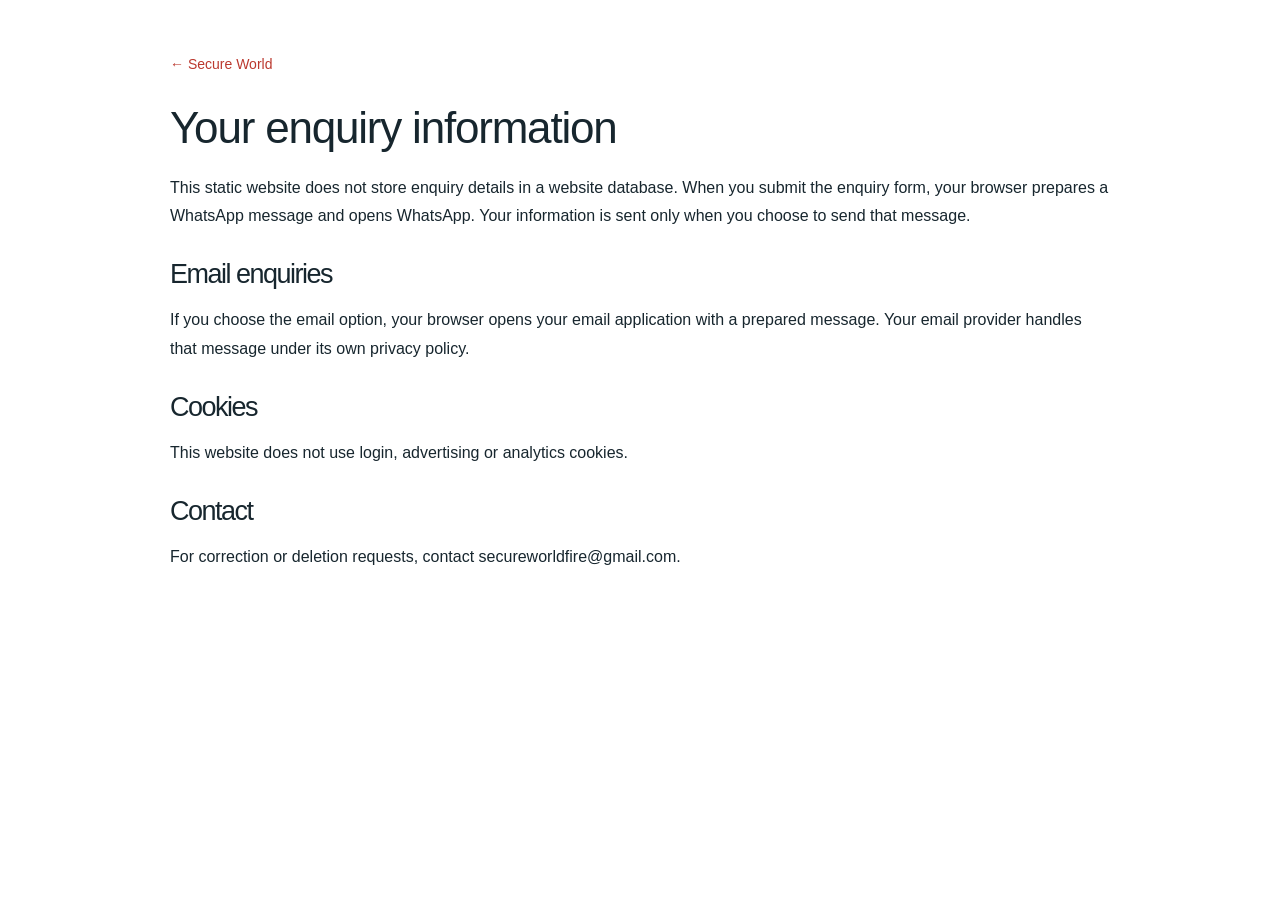
<file: privacy.html>
<!doctype html>
<html lang="en">

<head>
    <meta charset="utf-8">
    <meta name="viewport" content="width=device-width,initial-scale=1">
    <title>Privacy | Secure World</title>
    <meta name="description" content="Privacy information for Secure World website enquiries.">
    <link rel="icon" href="favicon.svg">
    <link rel="stylesheet" href="style.css">
</head>

<body>
    <main class="subpage"><a class="back" href="index.html">← Secure World</a>
        <h1>Your enquiry information</h1>
        <p>This static website does not store enquiry details in a website database. When you submit the enquiry form,
            your browser prepares a WhatsApp message and opens WhatsApp. Your information is sent only when you choose
            to send that message.</p>
        <h2>Email enquiries</h2>
        <p>If you choose the email option, your browser opens your email application with a prepared message. Your email
            provider handles that message under its own privacy policy.</p>
        <h2>Cookies</h2>
        <p>This website does not use login, advertising or analytics cookies.</p>
        <h2>Contact</h2>
        <p>For correction or deletion requests, contact <a
                href="mailto:secureworldfire@gmail.com">secureworldfire@gmail.com</a>.</p>
    </main>
</body>

</html>
</file>
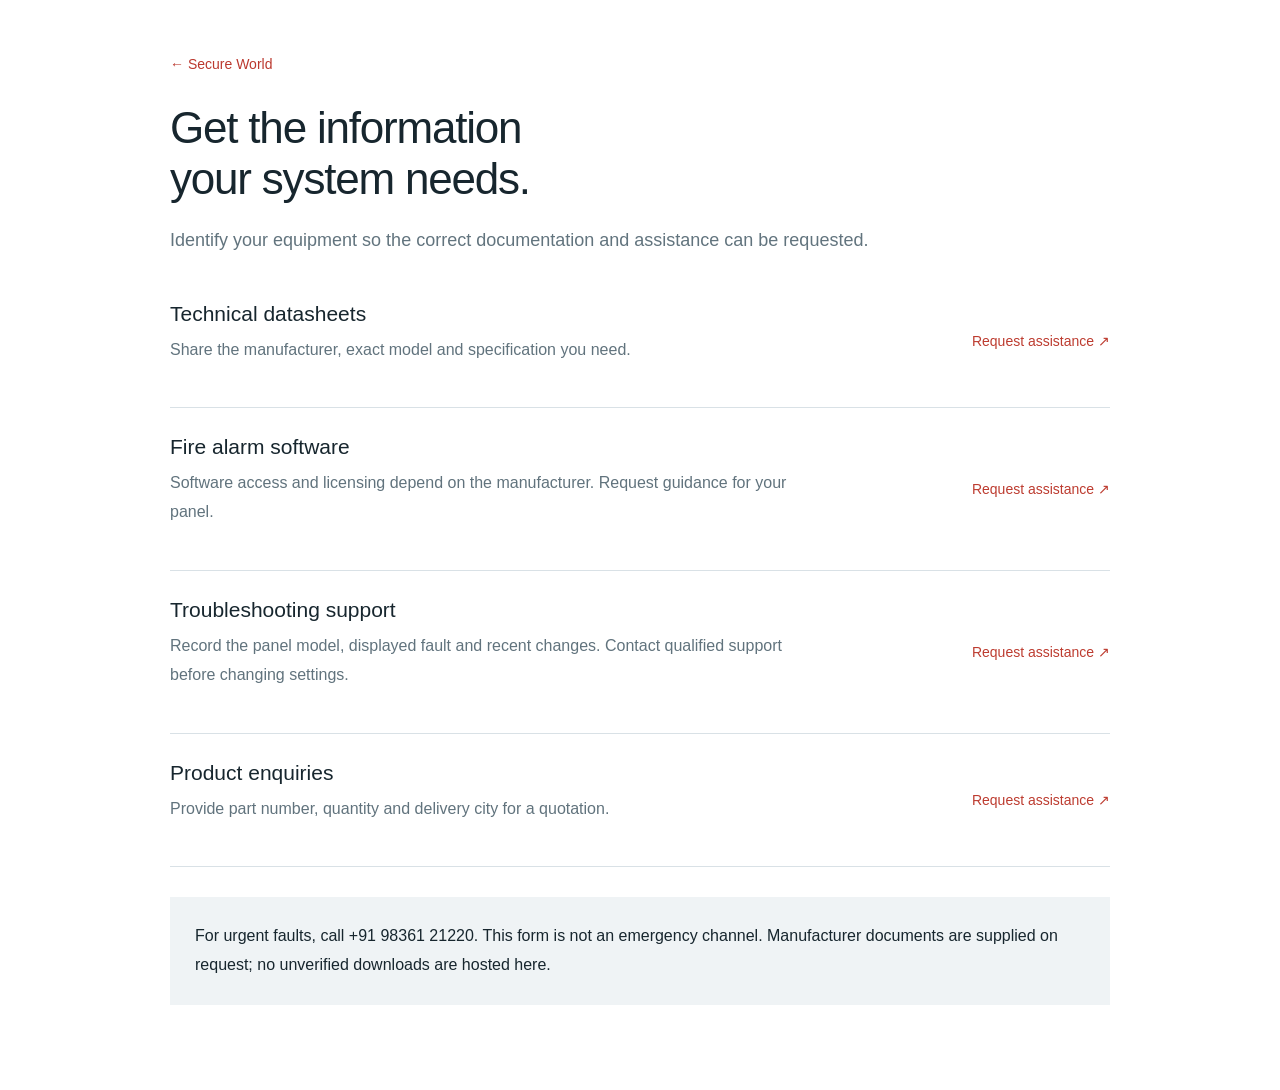
<file: resources.html>
<!doctype html>
<html lang="en">

<head>
    <meta charset="utf-8">
    <meta name="viewport" content="width=device-width,initial-scale=1">
    <title>Technical resources | Secure World</title>
    <meta name="description" content="Fire protection, security, automation and maintenance services across India.">
    <link rel="icon" href="favicon.svg">
    <link rel="stylesheet" href="style.css">
</head>

<body>
    <main class="subpage"><a class="back" href="index.html">← Secure World</a>
        <h1>Get the information<br>your system needs.</h1>
        <p class="intro">Identify your equipment so the correct documentation and assistance can be requested.</p>
        <article class="resource-row">
            <div>
                <h3>Technical datasheets</h3>
                <p>Share the manufacturer, exact model and specification you need.</p>
            </div><a href="index.html?service=technical#quote">Request assistance ↗</a>
        </article>
        <article class="resource-row">
            <div>
                <h3>Fire alarm software</h3>
                <p>Software access and licensing depend on the manufacturer. Request guidance for your panel.</p>
            </div><a href="index.html?service=technical#quote">Request assistance ↗</a>
        </article>
        <article class="resource-row">
            <div>
                <h3>Troubleshooting support</h3>
                <p>Record the panel model, displayed fault and recent changes. Contact qualified support before changing
                    settings.</p>
            </div><a href="index.html?service=technical#quote">Request assistance ↗</a>
        </article>
        <article class="resource-row">
            <div>
                <h3>Product enquiries</h3>
                <p>Provide part number, quantity and delivery city for a quotation.</p>
            </div><a href="index.html?service=technical#quote">Request assistance ↗</a>
        </article>
        <div class="notice">For urgent faults, call +91 98361 21220. This form is not an emergency channel. Manufacturer
            documents are supplied on request; no unverified downloads are hosted here.</div>
    </main>
</body>

</html>
</file>
<file: style.css>
* {
    box-sizing: border-box
}

body {
    margin: 0
}

a {
    color: inherit;
    text-decoration: none
}

button,
input,
select,
textarea {
    font: inherit
}

button {
    cursor: pointer
}

h1,
h2,
h3,
p {
    margin-top: 0
}

.btn {
    display: inline-flex;
    align-items: center;
    justify-content: center;
    gap: 12px;
    background: #d63d30;
    color: white;
    border: 1px solid transparent;
    border-radius: 3px;
    padding: 13px 21px;
    font-size: 14px;
    text-decoration: none
}

.btn:hover {
    background: #b52e24
}

.btn:disabled {
    opacity: .6;
    cursor: wait
}

.btn.outline {
    background: white;
    color: #17262e;
    border-color: #ccd5da
}

.quote-form input,
.quote-form select,
.quote-form textarea {
    padding: 11px 12px;
    border: 1px solid #d7e0e5
}

.quote-form select {
    margin-top: 7px;
    width: 100%;
    height: 45px;
    background: #f8fafb
}

.hidden,
[hidden] {
    display: none !important
}

.brand-icon {
    font-size: 23px
}

.service-top {
    font-size: 28px
}

.admin-top {
    display: flex;
    justify-content: space-between;
    align-items: center;
    gap: 20px
}

.admin-controls {
    display: flex;
    flex-wrap: wrap;
    align-items: center;
    gap: 15px;
    margin: 25px 0
}

.admin-controls select,
.request-card select {
    padding: 9px;
    border: 1px solid #ccd5da;
    border-radius: 4px
}

.login-box {
    max-width: 470px;
    margin: 70px auto;
    padding: 30px;
    border: 1px solid #dbe3e7;
    border-radius: 5px
}

.login-box input {
    width: 100%;
    padding: 12px;
    border: 1px solid #ccd5da;
    border-radius: 3px;
    margin: 8px 0 20px
}

.login-box .btn {
    width: 100%
}

.pager {
    display: flex;
    justify-content: space-between;
    align-items: center;
    gap: 20px;
    margin: 30px 0
}

.request-card .actions {
    display: flex;
    align-items: center;
    gap: 15px
}

.message {
    line-height: 1.6;
    overflow-wrap: anywhere
}

.modal {
    max-width: 540px;
    border: 1px solid #d7e0e5;
    border-radius: 8px;
    padding: 30px
}

.modal::backdrop {
    background: #001923aa
}

.modal p {
    line-height: 1.8
}

.modal .close {
    float: right;
    border: 0;
    background: transparent;
    font-size: 24px
}

.text-button {
    display: block;
    margin: 15px auto 0;
    border: 0;
    background: transparent;
    color: #f18181;
    text-decoration: underline;
    text-underline-offset: 4px
}

.text-button:hover {
    color: #ff8d7f
}

.resource-teaser .btn {
    margin-left: auto
}

header .nav-quote {
    white-space: nowrap
}

.skip {
    position: absolute;
    left: -9999px
}

.skip:focus {
    left: 10px;
    top: 10px;
    background: white;
    padding: 12px;
    z-index: 100
}

html {
    scroll-behavior: smooth;
    scroll-padding-top: 100px
}

body {
    margin: 0;
    background: #fff;
    color: #17262e;
    font-family: Arial, Helvetica, sans-serif
}

a,
button {
    transition: color .2s, background .2s, transform .2s
}

a:focus-visible,
button:focus-visible {
    outline: 3px solid #d63d30;
    outline-offset: 4px
}

.wrap {
    max-width: 1264px;
    margin: auto;
    padding: 0 40px
}

.topbar {
    background: #12252d;
    color: #cdd7dc;
    font-size: 12px
}

.topbar .wrap {
    height: 34px;
    display: flex;
    align-items: center;
    justify-content: space-between
}

.topbar a {
    display: flex;
    gap: 8px;
    align-items: center
}

header {
    position: sticky;
    top: 0;
    z-index: 30;
    background: #fff;
    border-bottom: 1px solid #e2e7e9
}

.navigation {
    height: 90px;
    display: flex;
    gap: 28px;
    align-items: center;
    justify-content: space-between
}

.brand {
    display: flex;
    gap: 10px;
    align-items: center;
    font-size: 21px;
    font-weight: 800;
    letter-spacing: -.8px;
    white-space: nowrap;
    line-height: 1.15
}

.brand b {
    font-weight: 400;
    margin-left: 3px
}

.brand small {
    display: block;
    font-size: 9px;
    letter-spacing: 1.8px;
    font-weight: 500;
    margin-top: 6px
}

.brand-icon {
    display: grid;
    place-items: center;
    background: #d63d30;
    color: #fff;
    width: 41px;
    height: 45px;
    border-radius: 3px
}

.brand-icon svg {
    width: 29px;
    height: 29px
}

nav {
    display: flex;
    gap: 27px;
    font-size: 14px
}

nav a:hover {
    color: #c43b30
}

.navigation [data-slot=button] {
    height: 45px;
    padding: 0 21px;
    border-radius: 3px;
    font-size: 14px
}

.menu-toggle {
    display: none !important
}

.hero {
    position: relative;
    min-height: 635px;
    overflow: hidden;
    background: #11252d;
    color: #fff
}

.hero-image {
    position: absolute;
    inset: 0;
    background: url('fire-hero.webp') center right/cover
}

.hero-shade {
    position: absolute;
    inset: 0;
    background: linear-gradient(90deg, rgba(9, 25, 34, .98), rgba(9, 25, 34, .9) 31%, rgba(9, 25, 34, .45) 66%, rgba(9, 25, 34, .2))
}

.hero-content {
    position: relative;
    padding-top: 70px;
    padding-bottom: 45px
}

.eyebrow {
    font-size: 12px;
    font-weight: 600;
    letter-spacing: 2px;
    margin: 0 0 25px
}

.red {
    color: #be382d
}

.hero h1 {
    font-size: clamp(45px, 4.7vw, 66px);
    font-weight: 500;
    line-height: 1.07;
    letter-spacing: -2.4px;
    margin: 0 0 25px
}

em {
    font-style: normal;
    color: #ed6a58
}

.hero-description {
    font-size: 17px;
    line-height: 1.75;
    color: #ced7db;
    margin-bottom: 28px
}

.hero-actions {
    display: flex;
    gap: 27px;
    align-items: center
}

.large {
    height: 52px !important;
    padding: 0 25px !important;
    font-size: 14px !important;
    border-radius: 3px !important
}

.text-link {
    display: inline-flex;
    align-items: center;
    gap: 12px;
    font-size: 14px
}

.text-link:hover {
    color: #e26a5d
}

.hero-note {
    display: flex;
    align-items: center;
    gap: 10px;
    font-size: 12px;
    color: #b9c7ce;
    margin-top: 32px
}

.hero-caption {
    position: absolute;
    right: 6%;
    bottom: 53px;
    border-left: 2px solid #e66654;
    padding-left: 20px
}

.hero-caption small {
    font-size: 10px;
    letter-spacing: 1.8px
}

.hero-caption p {
    font-size: 20px;
    line-height: 1.5;
    margin: 10px 0 0
}

.capability-strip {
    border-bottom: 1px solid #e0e6e9;
    background: #f7f9f9
}

.capability-strip .wrap {
    display: grid;
    grid-template-columns: repeat(4, 1fr);
    gap: 15px;
    padding-top: 25px;
    padding-bottom: 25px
}

.capability-strip span {
    display: flex;
    align-items: center;
    gap: 12px;
    font-size: 13px;
    color: #53636c
}

.capability-strip svg {
    width: 22px;
    color: #c44335
}

.section {
    padding-top: 88px;
    padding-bottom: 88px
}

.section-heading {
    display: flex;
    gap: 70px;
    align-items: flex-end;
    justify-content: space-between;
    margin-bottom: 40px
}

.section-heading .eyebrow {
    margin-bottom: 18px
}

h2 {
    font-size: 42px;
    line-height: 1.15;
    letter-spacing: -1.5px;
    font-weight: 500;
    margin: 0
}

.section-heading>p {
    max-width: 360px;
    color: #66757d;
    font-size: 16px;
    line-height: 1.8;
    margin: 0
}

.services-grid {
    display: grid;
    grid-template-columns: repeat(3, 1fr);
    gap: 18px
}

.service-card {
    border: 1px solid #dfe5e8;
    border-radius: 4px;
    padding: 28px;
    text-align: left;
    display: flex;
    flex-direction: column;
    cursor: pointer;
    background: #fff
}

.service-card:hover {
    border-color: #cc4336;
    background: #fffaf8;
    transform: translateY(-3px)
}

.service-top {
    display: flex;
    justify-content: space-between;
    align-items: center;
    color: #c53b2f;
    margin-bottom: 28px
}

.service-top span {
    color: #79888f;
    font-size: 12px
}

.tag {
    font-size: 12px;
    letter-spacing: 1.5px;
    color: #66767f
}

.service-card h3 {
    font-size: 21px;
    letter-spacing: -.5px;
    font-weight: 500;
    margin: 10px 0 14px
}

.service-card p {
    font-size: 16px;
    color: #63747d;
    line-height: 1.7;
    margin: 0 0 26px
}

.service-link {
    margin-top: auto;
    display: flex;
    justify-content: space-between;
    align-items: center;
    border-top: 1px solid #e7ecef;
    padding-top: 18px;
    font-size: 14px
}

.approach {
    background: #eff3f4;
    padding: 80px 0
}

.steps {
    display: grid;
    grid-template-columns: repeat(4, 1fr);
    gap: 33px;
    margin-top: 44px
}

.steps small {
    border-top: 1px solid #cad4d9;
    display: block;
    padding-top: 20px;
    font-size: 13px;
    color: #c74032
}

.steps h3 {
    font-size: 22px;
    font-weight: 500;
    margin: 20px 0 12px
}

.steps p {
    font-size: 16px;
    color: #63727b;
    line-height: 1.7
}

.resource-teaser {
    display: flex;
    align-items: center;
    gap: 32px;
    padding-top: 75px;
    padding-bottom: 75px;
    border-bottom: 1px solid #dce4e8
}

.resource-icon {
    display: grid;
    place-items: center;
    flex-shrink: 0;
    width: 90px;
    height: 105px;
    color: #c13e32;
    background: #fcedea
}

.resource-teaser .eyebrow {
    margin-bottom: 15px
}

.resource-teaser h2 {
    font-size: 32px
}

.resource-teaser p:not(.eyebrow) {
    font-size: 16px;
    line-height: 1.7;
    color: #61747d;
    margin: 20px 0 0
}

.resource-teaser [data-slot=button] {
    margin-left: auto;
    height: 48px
}

.company {
    display: grid;
    grid-template-columns: 1fr 1fr;
    gap: 80px;
    padding-top: 75px;
    padding-bottom: 80px
}

.company p:not(.eyebrow) {
    font-size: 16px;
    line-height: 1.8;
    color: #61737c;
    margin: 0 0 17px
}

.company .text-link {
    margin-top: 10px
}

.quote-section {
    background: #12272f;
    color: white;
    padding: 80px 0
}

.quote-layout {
    display: grid;
    grid-template-columns: 1fr 1.08fr;
    gap: 85px
}

.quote-layout h2 {
    font-size: 51px
}

.quote-intro {
    font-size: 16px;
    line-height: 1.8;
    color: #c1cdd2;
    margin: 28px 0;
    max-width: 350px
}

.contact-line {
    display: flex;
    align-items: center;
    gap: 13px;
    font-size: 16px;
    margin: 22px 0
}

.contact-line svg {
    width: 18px;
    color: #e57564;
    flex-shrink: 0
}

.address {
    align-items: flex-start;
    line-height: 1.8;
    font-size: 14px
}

.small-muted {
    font-size: 13px;
    color: #a9bbc4;
    margin-top: 25px
}

.quote-form {
    color: #17262e;
    background: #fff;
    border-radius: 4px;
    padding: 32px
}

.quote-form h3 {
    font-size: 25px;
    font-weight: 500;
    letter-spacing: -.6px;
    margin: 0 0 8px
}

.quote-form form>p {
    font-size: 13px;
    color: #697b83;
    margin-bottom: 22px
}

.form-grid {
    display: grid;
    grid-template-columns: 1fr 1fr;
    gap: 0 16px
}

.quote-form label {
    font-size: 14px;
    display: block;
    margin-bottom: 17px
}

.quote-form input,
.quote-form textarea,
.quote-form [data-slot=select-trigger] {
    margin-top: 7px;
    width: 100%;
    background: #f8fafb;
    border-color: #d7e0e5;
    border-radius: 3px;
    box-shadow: none;
    font-size: 14px;
    height: 43px
}

.quote-form textarea {
    height: auto;
    min-height: 96px
}

.quote-form .privacy-note {
    font-size: 12px;
    line-height: 1.7
}

.privacy-note a {
    text-decoration: underline
}

.submit-button {
    width: 100%;
    height: 47px;
    justify-content: space-between
}

.honeypot {
    position: absolute !important;
    left: -10000px !important;
    width: 1px !important;
    height: 1px !important
}

.error {
    color: #b72720 !important
}

.success {
    min-height: 450px;
    display: flex;
    flex-direction: column;
    gap: 20px;
    justify-content: center;
    align-items: flex-start
}

.success>svg {
    color: #237348
}

.success p {
    font-size: 16px;
    line-height: 1.8;
    color: #62737b
}

.success strong {
    display: block;
    overflow-wrap: anywhere
}

.success a {
    font-size: 14px
}

footer {
    background: #0b1e27;
    color: #b5c5cd
}

.footer-top {
    display: flex;
    gap: 35px;
    align-items: flex-start;
    justify-content: space-between;
    padding-top: 48px;
    padding-bottom: 45px
}

.footer-top .brand {
    color: white
}

.footer-top p {
    font-size: 14px;
    line-height: 1.8
}

.footer-top>div {
    display: flex;
    gap: 26px;
    font-size: 14px
}

.footer-bottom {
    border-top: 1px solid #2a3d46;
    display: flex;
    justify-content: space-between;
    gap: 20px;
    font-size: 12px;
    padding-top: 22px;
    padding-bottom: 22px
}

.dialog-copy {
    font-size: 16px;
    line-height: 1.8;
    color: #62747d
}

.subpage {
    max-width: 1000px;
    margin: auto;
    padding: 55px 30px
}

.subpage .back {
    color: #bb382e;
    font-size: 14px
}

.subpage h1 {
    font-size: 44px;
    line-height: 1.15;
    font-weight: 500;
    letter-spacing: -1.2px;
    margin: 30px 0 20px
}

.subpage h2 {
    font-size: 27px;
    margin: 28px 0 16px
}

.subpage p {
    font-size: 16px;
    line-height: 1.8
}

.subpage .intro {
    font-size: 18px;
    color: #62747e;
    max-width: 720px
}

.resource-row {
    padding: 27px 0;
    border-bottom: 1px solid #d9e1e6;
    display: flex;
    gap: 25px;
    align-items: center;
    justify-content: space-between
}

.resource-row h3 {
    font-size: 21px;
    font-weight: 500;
    margin: 0 0 10px
}

.resource-row p {
    color: #61737d;
    max-width: 650px
}

.resource-row a {
    color: #bd3c30;
    font-size: 14px;
    white-space: nowrap
}

.notice {
    background: #eff3f5;
    padding: 25px;
    margin: 30px 0;
    font-size: 16px;
    line-height: 1.8
}

.request-card {
    border: 1px solid #dbe3e7;
    padding: 25px;
    margin: 20px 0;
    border-radius: 4px
}

.ref {
    font-size: 13px;
    color: #bf3c31;
    overflow-wrap: anywhere
}

.request-card h3 {
    font-size: 22px;
    margin: 10px 0
}

.request-card small {
    display: block;
    color: #60747e
}

.request-card p {
    white-space: pre-wrap;
    overflow-wrap: anywhere
}

.status {
    display: inline-block;
    border-radius: 20px;
    padding: 4px 13px;
    font-size: 13px;
    color: #2c614c;
    background: #eaf3ef;
    margin: 12px 0
}

.request-card label {
    display: block;
    margin-top: 15px
}

.request-card [data-slot=select-trigger] {
    min-width: 180px;
    margin-top: 10px
}

@media(max-width:1050px) {
    .navigation {
        gap: 15px
    }

    nav {
        gap: 15px
    }

    .brand {
        font-size: 18px
    }

    .brand small {
        font-size: 8px
    }

    .wrap {
        padding-left: 28px;
        padding-right: 28px
    }

    .hero-caption {
        display: none
    }

    .quote-layout {
        gap: 45px
    }

    .service-card {
        padding: 22px
    }

    .footer-top>div {
        flex-direction: column;
        gap: 15px
    }

    .resource-teaser {
        gap: 20px
    }

    .resource-teaser [data-slot=button] {
        white-space: normal;
        max-width: 230px
    }
}

@media(max-width:760px) {
    .wrap {
        padding-left: 22px;
        padding-right: 22px
    }

    .topbar {
        font-size: 11px
    }

    .navigation {
        height: 76px
    }

    .nav-quote {
        display: none !important
    }

    .menu-toggle {
        display: inline-flex !important
    }

    nav {
        display: none
    }

    nav.open {
        display: flex;
        position: absolute;
        top: 76px;
        left: 0;
        right: 0;
        padding: 25px;
        background: white;
        border-bottom: 1px solid #ddd;
        flex-direction: column;
        gap: 23px
    }

    .hero {
        min-height: 600px
    }

    .hero-content {
        padding-top: 55px
    }

    .hero h1 {
        font-size: 46px;
        letter-spacing: -1.7px
    }

    .hero-description {
        font-size: 16px
    }

    .hero-actions {
        flex-wrap: wrap;
        gap: 23px
    }

    .hero-shade {
        background: linear-gradient(90deg, rgba(9, 25, 34, .96), rgba(9, 25, 34, .65))
    }

    .eyebrow {
        font-size: 11px;
        letter-spacing: 1.5px
    }

    .capability-strip .wrap {
        grid-template-columns: 1fr 1fr;
        gap: 22px 15px
    }

    .capability-strip span {
        font-size: 12px;
        gap: 8px
    }

    .section {
        padding-top: 55px;
        padding-bottom: 55px
    }

    .section-heading {
        display: block;
        margin-bottom: 30px
    }

    .section-heading>p {
        margin-top: 23px
    }

    h2 {
        font-size: 34px
    }

    .services-grid {
        grid-template-columns: 1fr 1fr;
        gap: 12px
    }

    .service-card {
        padding: 20px
    }

    .service-card h3 {
        font-size: 20px
    }

    .steps {
        grid-template-columns: 1fr 1fr;
        gap: 24px
    }

    .approach {
        padding: 55px 0
    }

    .resource-teaser {
        flex-wrap: wrap;
        gap: 25px;
        padding-top: 50px;
        padding-bottom: 50px
    }

    .resource-teaser h2 {
        font-size: 29px
    }

    .resource-icon {
        width: 65px;
        height: 75px
    }

    .resource-teaser [data-slot=button] {
        margin-left: 0;
        max-width: none
    }

    .company {
        grid-template-columns: 1fr;
        gap: 30px;
        padding-top: 55px;
        padding-bottom: 55px
    }

    .quote-section {
        padding: 55px 0
    }

    .quote-layout {
        grid-template-columns: 1fr;
        gap: 35px
    }

    .quote-layout h2 {
        font-size: 45px
    }

    .quote-form {
        padding: 24px
    }

    .footer-top {
        flex-wrap: wrap;
        gap: 25px
    }

    .footer-top>div {
        flex-direction: row;
        flex-wrap: wrap
    }

    .footer-top p {
        margin: 0
    }

    .resource-row {
        flex-direction: column;
        align-items: flex-start
    }

    .subpage h1 {
        font-size: 36px
    }
}

@media(max-width:450px) {

    .services-grid,
    .form-grid {
        grid-template-columns: 1fr
    }

    .hero h1 {
        font-size: 40px
    }

    .hero {
        min-height: 620px
    }

    .hero-content {
        padding-top: 50px
    }

    .topbar .wrap>span {
        max-width: 155px
    }

    .hero-description br {
        display: none
    }

    .resource-teaser .eyebrow {
        font-size: 10px
    }

    .brand {
        font-size: 18px
    }

    .footer-bottom {
        flex-wrap: wrap
    }

    .quote-layout h2 {
        font-size: 42px
    }
}

@media(prefers-reduced-motion:reduce) {
    html {
        scroll-behavior: auto
    }

    * {
        transition: none !important
    }
}
</file>
